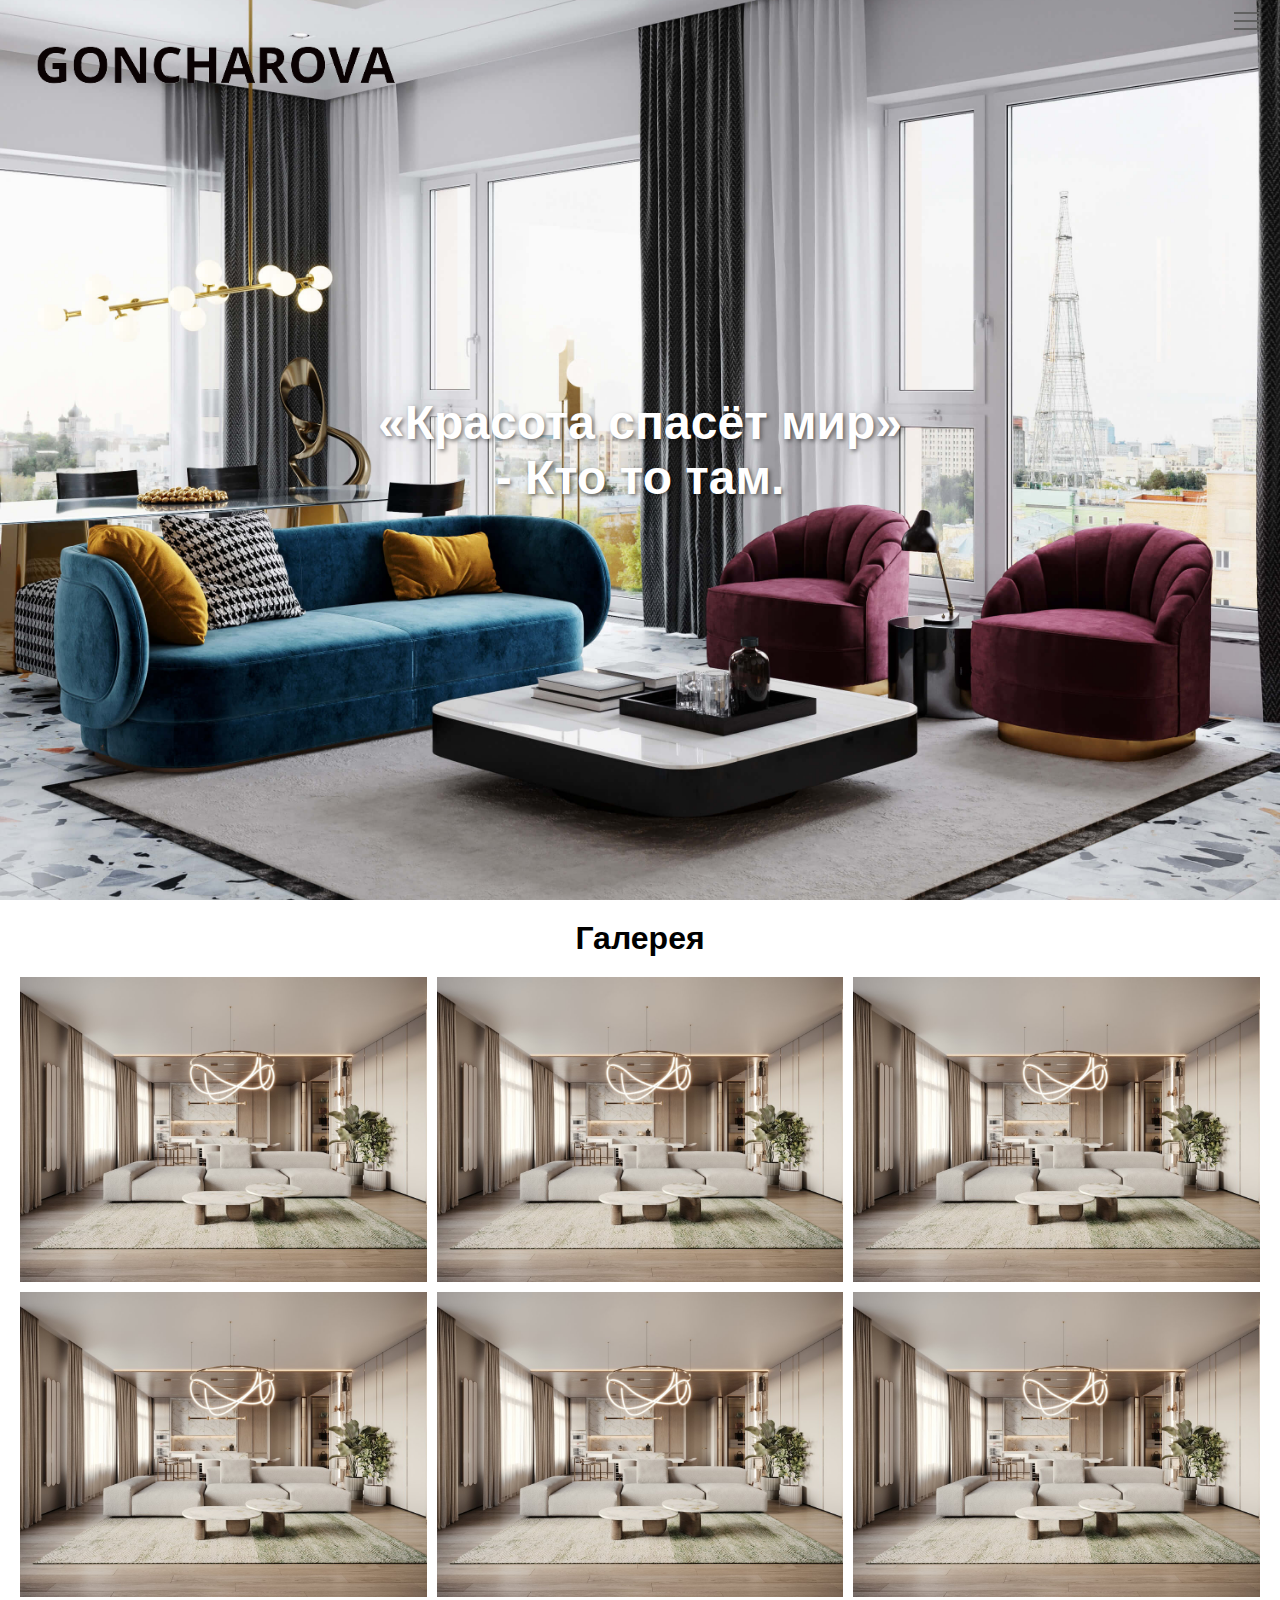
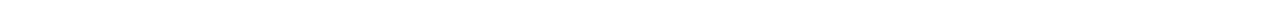
<file: index.html>
<!DOCTYPE html>
<html lang="ru">
<head>
  <meta charset="UTF-8">
  <meta name="viewport" content="width=device-width, initial-scale=1.0">
  <title>Галерея</title>
  <!-- Подключаем внешний файл стилей -->
  <link rel="stylesheet" href="style.css">
</head>
<body>
  <!-- Шапка сайта с логотипом и навигацией -->
  <header>
  <div class="header-content">
    <img src="1.png" alt="Логотип" class="logo">
    <div class="welcome-text"><p><q>Красота спасёт мир</q></p> <p>- Кто то там.</p></div> <!-- Добавлен контейнер .header-content, чтобы управлять содержимым header. -->
    <div class="hamburger-menu">
      <input id="menu__toggle" type="checkbox" />
      <label class="menu__btn" for="menu__toggle">
        <span></span>
      </label>
      <ul class="menu__box">
        <li><a class="menu__item" href="index.html">Главная</a></li>
        <li><a class="menu__item" href="#">Проекты</a></li>
        <li><a class="menu__item" href="#">Команда</a></li>
        <li><a class="menu__item" href="#">Блог</a></li>
        <li><a class="menu__item" href="contacts.html">Контакты</a></li>
      </ul>
    </div>
  </div>
</header>

  <h1>Галерея</h1>
  <!-- Блок с галереей изображений -->
  <div class="gallery">
    <img src="1.jpg" alt="Изображение 1">
    <img src="1.jpg" alt="Изображение 2">
    <img src="1.jpg" alt="Изображение 3">
    <img src="1.jpg" alt="Изображение 4">
    <img src="1.jpg" alt="Изображение 5">
    <img src="1.jpg" alt="Изображение 6">
  </div>

  <!-- Подключаем внешний JavaScript-файл -->
  <script src="script.js"></script>
</body>
</html>
</file>
<file: style.css>
/* === style.css === */
/* Сброс стилей */
* {
  margin: 0;
  padding: 0;
  box-sizing: border-box;
}

body {
  font-family: Arial, sans-serif;
  background-color: #ffffff;
}

/* Стили для header */
header {
  background: url('11.jpg') no-repeat center center/cover; /* Фоновая картинка, no-repeat center center/cover обеспечивает, что картинка не повторяется, центрируется и растягивается на весь блок */
  height: 100vh; /* Высота на весь экран */
  color: #fff;
  padding: 0; /* Убираем padding, чтобы картинка растянулась */
  position: relative; /* Для позиционирования дочерних элементов */
  display: flex;
  align-items: center;
  justify-content: center; /* Центрируем содержимое */
}

/* Контейнер для содержимого header */
.header-content {
  width: 100%;
  padding: 20px; /* Внутренний отступ для логотипа и меню */
  display: flex;
  flex-direction: column; /* Вертикальное расположение элементов */
  align-items: center; /* Центрируем по горизонтали */
}



.logo {
  width: 30%;
  position: absolute;
  top: 20px; /* Отступ сверху */
  left: 20px; /* Отступ слева */
}

/* Приветственная надпись */
.welcome-text {
  position: absolute;
  top: 50%;
  left: 50%;
  transform: translate(-50%, -50%); /* Центрируем по горизонтали и вертикали */
  font-size: 48px; /* Размер текста */
  font-weight: bold;
  text-align: center;
  color: #fff; /* Цвет текста */
  text-shadow: 2px 2px 4px rgba(0, 0, 0, 0.5); /* Тень для читаемости */
  animation: fadeIn 2s ease-in;
}
@keyframes fadeIn {
  from { opacity: 0; }
  to { opacity: 1; }
}


@media (max-width: 768px) {
  .logo {
    width: 35%; /* */
	top: 15px;
    left: 15px;
  }
  .menu__btn {
    top: 15px;
    right: 15px;
  }
  .welcome-text {
    font-size: 42px; /* Уменьшаем текст на планшетах */
  }
}

@media (max-width: 431px) {
  .logo {
    width: 35%;
    top: 10px;
    left: 10px;
  }
  .menu__btn {
    top: 10px;
    right: 10px;
  }
  .welcome-text {
    font-size: 40px;
  }
}



/* навигация и кнопка */
#menu__toggle {
  opacity: 0;
}

#menu__toggle:checked ~ .menu__btn > span {
  transform: rotate(45deg);
}
#menu__toggle:checked ~ .menu__btn > span::before {
  top: 0;
  transform: rotate(0);
}
#menu__toggle:checked ~ .menu__btn > span::after {
  top: 0;
  transform: rotate(90deg);
}
#menu__toggle:checked ~ .menu__box {
  visibility: visible;
  right: 0; /* выезд меню справа, так же изменить в .menu__box { */
}

body.menu-open {
  overflow: hidden; /* чтобы убрать прокрутку у body при наличии класса menu-open */
}



.menu__btn {
  position: absolute;
  top: 20px; /* Отступ сверху */
  right: 20px; /* Отступ справа */
  width: 26px;
  height: 26px;
  cursor: pointer;
  z-index: 1002; /* Оставляем высокий z-index */
  transform: none; /* Убираем центрирование по вертикали */
}

.menu__btn > span,
.menu__btn > span::before,
.menu__btn > span::after {
  display: block;
  position: absolute;

  width: 100%;
  height: 2px;

  background-color: #616161;

  transition-duration: .25s;
}
.menu__btn > span::before {
  content: '';
  top: -8px;
}
.menu__btn > span::after {
  content: '';
  top: 8px;
}

.menu__box {
  position: fixed;
  visibility: hidden;
  top: 0;
  right: -100%; /* выезд меню справа, так же изменить в #menu__toggle:checked ~ .menu__box   */
  width: 100%;
  text-align: right;
  height: 100%;
  margin: 0;
  padding: 80px 0;
  list-style: none;
  background-color: #ECEFF1;
  box-shadow: 1px 0px 6px rgba(0, 0, 0, .2);
  transition-duration: .25s;
  overflow-y: auto;
  z-index: 998;
}

.menu__item {
  display: block;
  padding: 12px 24px;

  color: #333;

  font-family: 'Roboto', sans-serif;
  font-size: 20px;
  font-weight: 600;

  text-decoration: none;

  transition-duration: .25s;
}
.menu__item:hover {
  background-color: #CFD8DC;
}

/* Затемнённый фон при увеличении */
.overlay {
  position: fixed;
  top: 0;
  left: 0;
  width: 100%;
  height: 100%;
  background: rgba(0, 0, 0, 0.5);
  z-index: 1000;
  display: flex;
  align-items: center;
  justify-content: center;
}

/* Стили для галереи */
h1 {
  text-align: center;
  margin: 20px 0;
}

.gallery {
  display: grid;
  grid-gap: 10px;
  grid-template-columns: repeat(3, 1fr);
  padding: 0 20px 10px;
}

.gallery img {
  width: 100%;
  height: auto;
  display: block;
  cursor: pointer;
  transition: transform 0.3s ease;
}

@media (max-width: 768px) {
  .gallery {
    grid-template-columns: repeat(2, 1fr);
  }
}

@media (max-width: 431px) {
  .gallery {
    grid-template-columns: repeat(1, 1fr);
  }
  .gallery img {
    width: 95%;
  }
}
</file>
